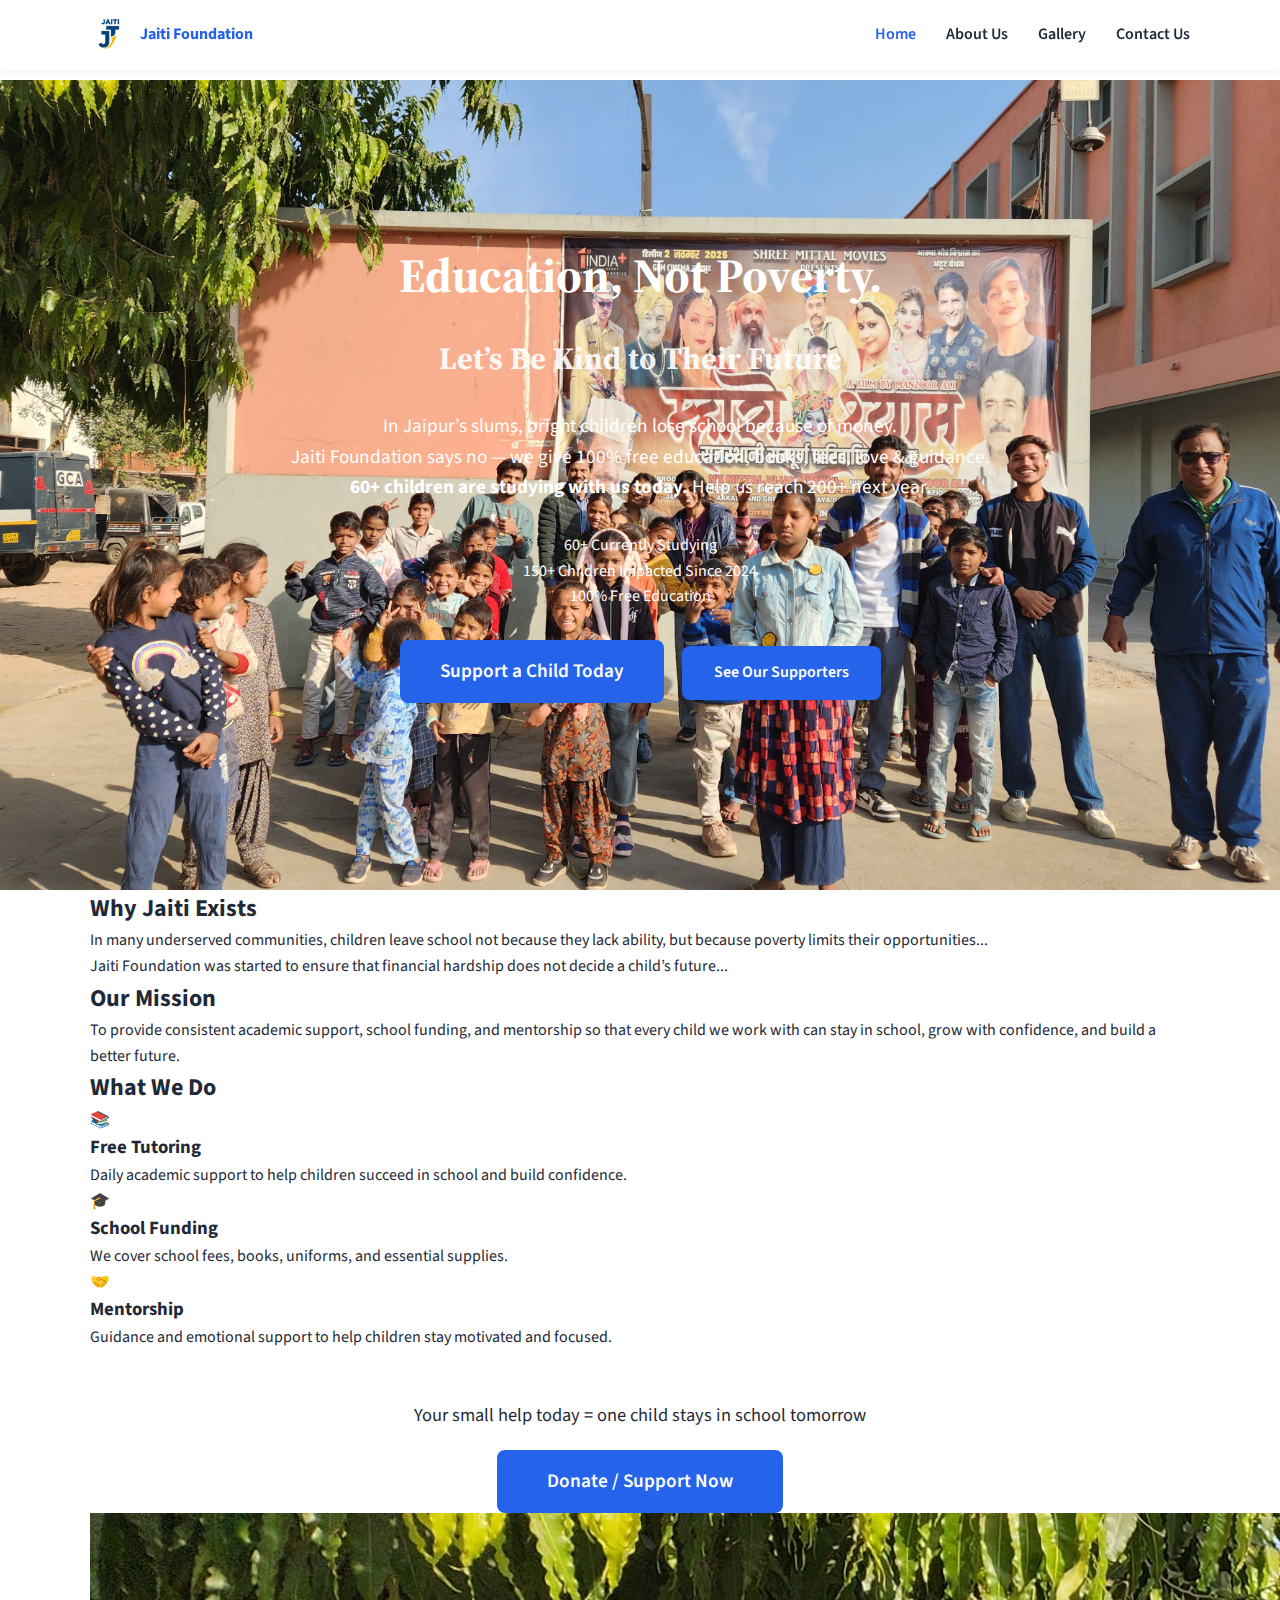
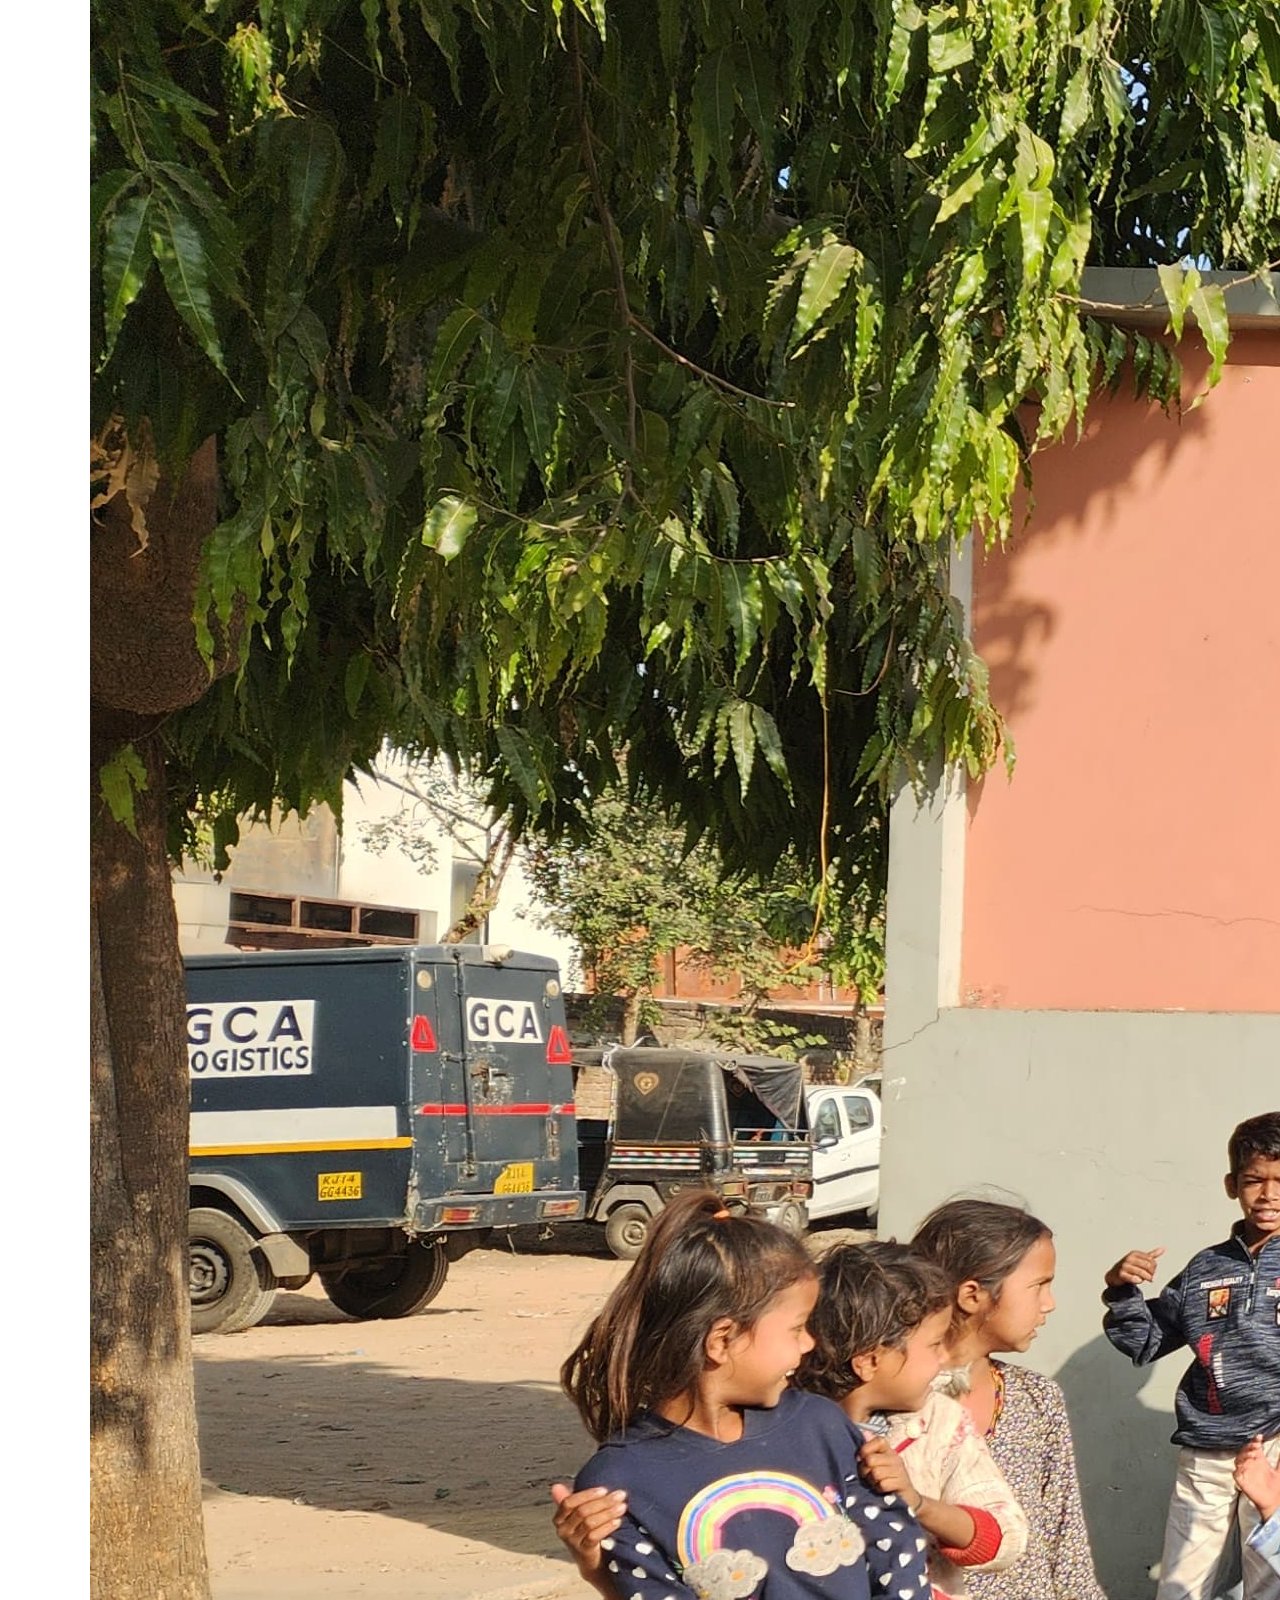
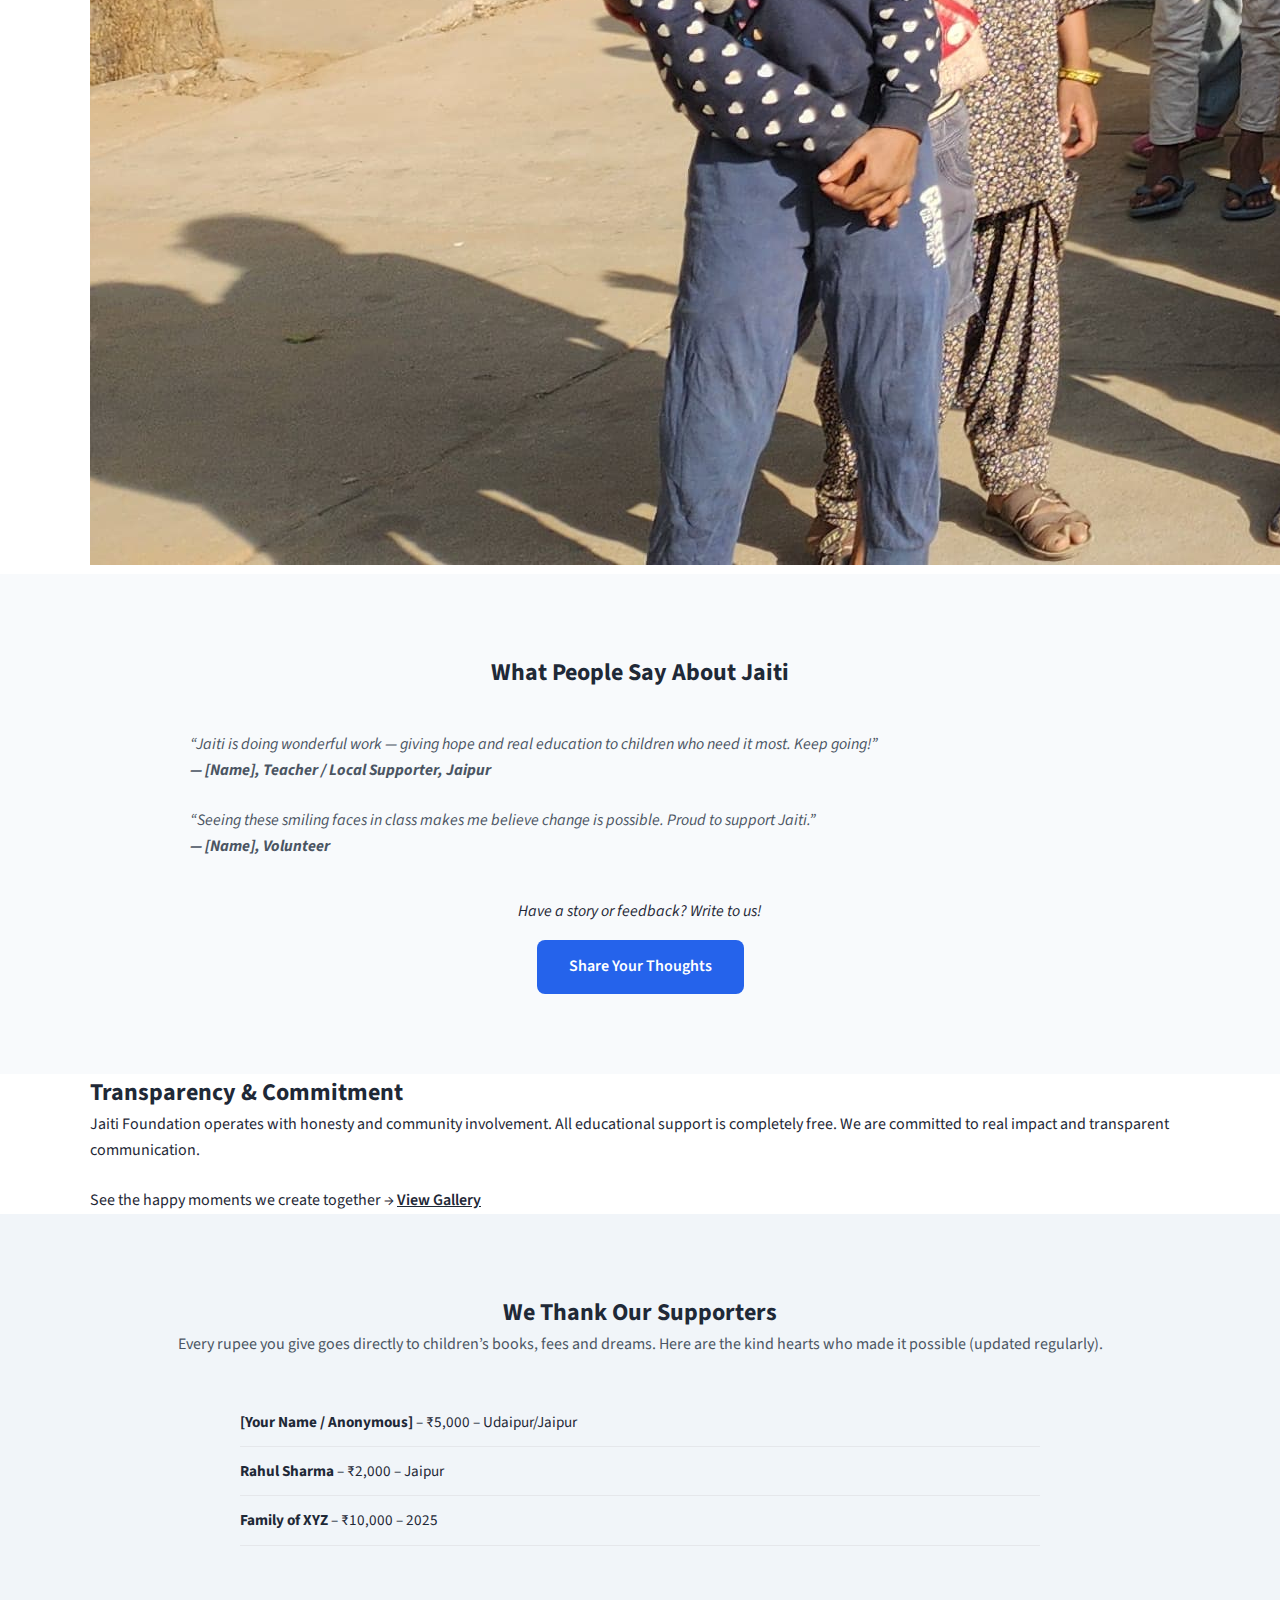
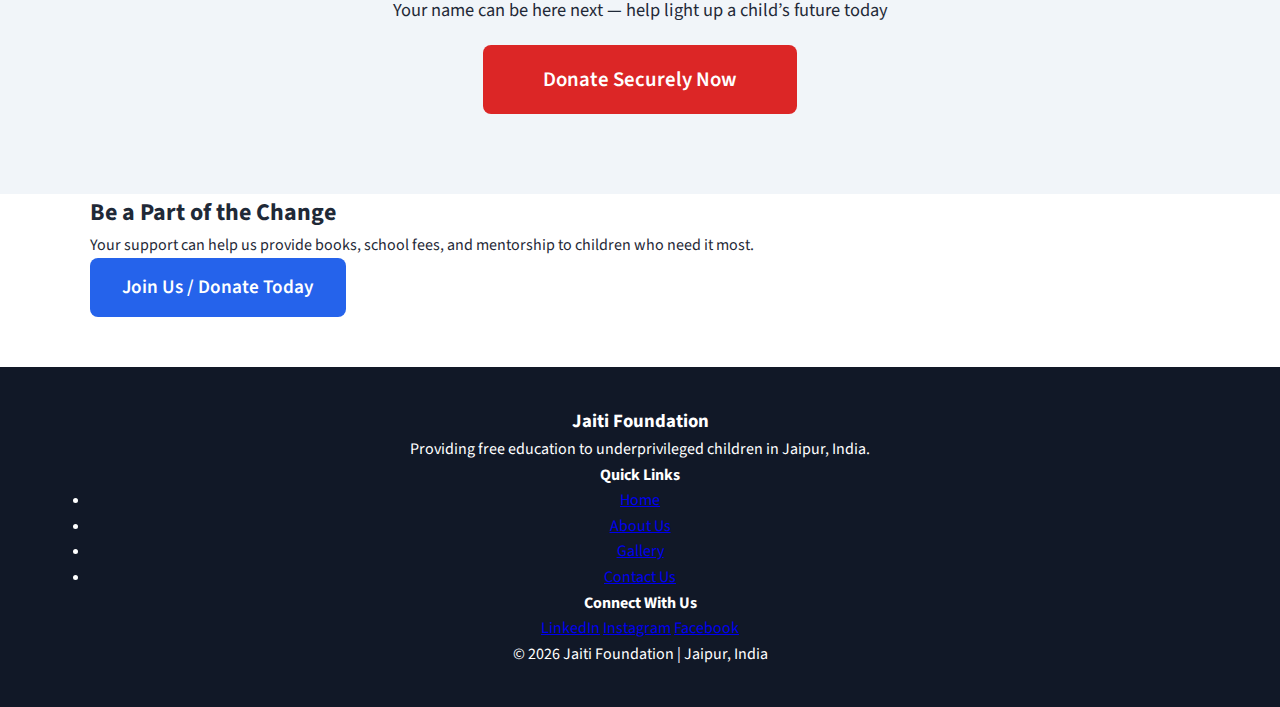
<file: index.html>
<!DOCTYPE html>
<html lang="en">
<head>
    <!-- Google tag (gtag.js) -->
    <script async src="https://www.googletagmanager.com/gtag/js?id=G-XDSW3Y66RZ"></script>
    <script>
      window.dataLayer = window.dataLayer || [];
      function gtag(){dataLayer.push(arguments);}
      gtag('js', new Date());
      gtag('config', 'G-XDSW3Y66RZ');
    </script>
    <meta charset="UTF-8">
    <meta name="viewport" content="width=device-width, initial-scale=1.0">
    <title>Jaiti Foundation | Free Education for Underprivileged Children</title>
    <!-- SEO Meta Tags -->
    <meta name="description" content="Jaiti Foundation provides completely free education and school support to underprivileged slum children in Jaipur, India. 60+ children currently studying with love and care.">
    <meta name="keywords" content="Jaiti Foundation, NGO Jaipur, free education India, slum children education, charity Jaipur, education NGO India">
    <meta name="author" content="Jaiti Foundation">
    <!-- Open Graph -->
    <meta property="og:title" content="Jaiti Foundation - Education, Not Poverty.">
    <meta property="og:description" content="60+ children currently studying. 150+ children impacted since 2024. Every rupee changes a life.">
    <meta property="og:type" content="website">
    <meta property="og:url" content="https://jaiti.in">
    <meta property="og:image" content="https://jaiti.in/images/logo.jpg">
    <link rel="canonical" href="https://jaiti.in">
    <link rel="stylesheet" href="styles.css">
    <link rel="preconnect" href="https://fonts.googleapis.com">
    <link rel="preconnect" href="https://fonts.gstatic.com" crossorigin>
    <link href="https://fonts.googleapis.com/css2?family=Source+Sans+3:wght@400;500;600;700&family=Source+Serif+4:wght@600;700&display=swap" rel="stylesheet">
</head>
<body>

<!-- Navigation (unchanged) -->
<nav class="navbar">
    <div class="container nav-container">
        <a href="index.html" class="logo">
            <img src="images/logo.jpg" alt="Jaiti Foundation" class="logo-img">
            <span>Jaiti Foundation</span>
        </a>
        <button class="mobile-menu-btn" aria-label="Toggle menu">
            <span></span>
            <span></span>
            <span></span>
        </button>
        <ul class="nav-links">
            <li><a href="index.html" class="active">Home</a></li>
            <li><a href="about.html">About Us</a></li>
            <li><a href="gallery.html">Gallery</a></li>
            <li><a href="contact.html">Contact Us</a></li>
        </ul>
    </div>
</nav>

<!-- Hero Section – made more emotional + added donate button -->
<section class="hero">
    <div class="container hero-content">
        <h1>Education, Not Poverty.<br><small style="font-size:0.65em; opacity:0.9;">Let’s Be Kind to Their Future</small></h1>
        <p class="hero-subtitle">
            In Jaipur’s slums, bright children lose school because of money.<br>
            Jaiti Foundation says no — we give 100% free education, books, fees, love & guidance.<br>
            <strong>60+ children are studying with us today.</strong> Help us reach 200+ next year.
        </p>
        <div class="hero-stats">
            <div class="stat">
                <span class="stat-number">60+</span>
                <span class="stat-label">Currently Studying</span>
            </div>
            <div class="stat">
                <span class="stat-number">150+</span>
                <span class="stat-label">Children Impacted Since 2024</span>
            </div>
            <div class="stat">
                <span class="stat-number">100%</span>
                <span class="stat-label">Free Education</span>
            </div>
        </div>
        <div style="margin: 30px 0;">
            <a href="contact.html" class="btn btn-primary" style="font-size:1.2rem; padding:16px 40px;">Support a Child Today</a>
            <a href="#supporters" class="btn btn-secondary" style="margin-left:15px;">See Our Supporters</a>
        </div>
    </div>
</section>

<!-- Why Jaiti Exists (unchanged – already good) -->
<section class="why-jaiti">
    <div class="container">
        <h2>Why Jaiti Exists</h2>
        <p>In many underserved communities, children leave school not because they lack ability, but because poverty limits their opportunities...</p>
        <p>Jaiti Foundation was started to ensure that financial hardship does not decide a child’s future...</p>
    </div>
</section>

<!-- Mission Section (unchanged) -->
<section class="mission">
    <div class="container">
        <h2>Our Mission</h2>
        <p class="mission-text">To provide consistent academic support, school funding, and mentorship so that every child we work with can stay in school, grow with confidence, and build a better future.</p>
    </div>
</section>

<!-- What We Do + added CTA after it -->
<section class="what-we-do">
    <div class="container">
        <h2>What We Do</h2>
        <div class="services-grid">
            <div class="service-card">
                <div class="service-icon">📚</div>
                <h3>Free Tutoring</h3>
                <p>Daily academic support to help children succeed in school and build confidence.</p>
            </div>
            <div class="service-card">
                <div class="service-icon">🎓</div>
                <h3>School Funding</h3>
                <p>We cover school fees, books, uniforms, and essential supplies.</p>
            </div>
            <div class="service-card">
                <div class="service-icon">🤝</div>
                <h3>Mentorship</h3>
                <p>Guidance and emotional support to help children stay motivated and focused.</p>
            </div>
        </div>

        <!-- Added repeated CTA like Aapni Pathshala -->
        <div class="text-center" style="margin-top:50px;">
            <p style="font-size:1.15rem; margin-bottom:20px;">Your small help today = one child stays in school tomorrow</p>
            <a href="contact.html" class="btn btn-primary" style="font-size:1.2rem; padding:16px 50px;">Donate / Support Now</a>
        </div>
    </div>
</section>

<!-- Impact Photo (unchanged) -->
<section class="video-section">
    <div class="container">
        <img src="images/photo1.jpg" alt="Children studying at Jaiti Foundation" class="impact-photo">
    </div>
</section>

<!-- New: Short Testimonials / Guest Speak (inspired by Aapni Pathshala) -->
<section style="padding:80px 0; background:#f8fafc;">
    <div class="container">
        <h2 class="text-center">What People Say About Jaiti</h2>
        <div style="max-width:900px; margin:40px auto; font-style:italic; color:#4b5563;">
            <p style="margin-bottom:25px;">“Jaiti is doing wonderful work — giving hope and real education to children who need it most. Keep going!”<br><strong>— [Name], Teacher / Local Supporter, Jaipur</strong></p>
            
            <p>“Seeing these smiling faces in class makes me believe change is possible. Proud to support Jaiti.”<br><strong>— [Name], Volunteer</strong></p>
        </div>
        <p class="text-center" style="margin-top:30px;">
            <em>Have a story or feedback? Write to us!</em><br>
            <a href="contact.html" class="btn btn-secondary" style="margin-top:15px;">Share Your Thoughts</a>
        </p>
    </div>
</section>

<!-- Transparency & Commitment – keep + enhance link to gallery -->
<section class="transparency">
    <div class="container">
        <h2>Transparency & Commitment</h2>
        <p>Jaiti Foundation operates with honesty and community involvement. All educational support is completely free. We are committed to real impact and transparent communication.</p>
        <p style="margin-top:25px;">See the happy moments we create together → <a href="gallery.html" style="font-weight:600; color:var(--color-primary);">View Gallery</a></p>
    </div>
</section>

<!-- New: Our Supporters section (most important trust builder) -->
<section id="supporters" style="padding:80px 0; background:#f1f5f9;">
    <div class="container">
        <h2 class="text-center">We Thank Our Supporters</h2>
        <p class="text-center" style="margin-bottom:40px; color:#4b5563;">Every rupee you give goes directly to children’s books, fees and dreams. Here are the kind hearts who made it possible (updated regularly).</p>
        
        <div style="max-width:800px; margin:0 auto; font-size:0.95rem;">
            <div style="padding:12px 0; border-bottom:1px solid #e5e7eb;">
                <strong>[Your Name / Anonymous]</strong> – ₹5,000 – Udaipur/Jaipur
            </div>
            <div style="padding:12px 0; border-bottom:1px solid #e5e7eb;">
                <strong>Rahul Sharma</strong> – ₹2,000 – Jaipur
            </div>
            <div style="padding:12px 0; border-bottom:1px solid #e5e7eb;">
                <strong>Family of XYZ</strong> – ₹10,000 – 2025
            </div>
            <!-- Add 5–20 real entries manually here. Start small! -->
        </div>

        <div class="text-center" style="margin-top:50px;">
            <p style="font-size:1.15rem; margin-bottom:20px;">Your name can be here next — help light up a child’s future today</p>
            <a href="contact.html" class="btn btn-primary" style="font-size:1.3rem; padding:18px 60px; background:#dc2626;">Donate Securely Now</a>
        </div>
    </div>
</section>

<!-- CTA Section (enhanced) -->
<section class="cta-section">
    <div class="container">
        <h2>Be a Part of the Change</h2>
        <p>Your support can help us provide books, school fees, and mentorship to children who need it most.</p>
        <a href="contact.html" class="btn btn-primary" style="font-size:1.2rem;">Join Us / Donate Today</a>
    </div>
</section>

<!-- Footer (unchanged) -->
<footer class="footer">
    <div class="container">
        <div class="footer-content">
            <div class="footer-brand">
                <h3>Jaiti Foundation</h3>
                <p>Providing free education to underprivileged children in Jaipur, India.</p>
            </div>
            <div class="footer-links">
                <h4>Quick Links</h4>
                <ul>
                    <li><a href="index.html">Home</a></li>
                    <li><a href="about.html">About Us</a></li>
                    <li><a href="gallery.html">Gallery</a></li>
                    <li><a href="contact.html">Contact Us</a></li>
                </ul>
            </div>
            <div class="footer-social">
                <h4>Connect With Us</h4>
                <div class="social-links">
                    <a href="https://www.linkedin.com/company/jaiti-foundation/" target="_blank">LinkedIn</a>
                    <a href="https://www.instagram.com/jaitifoundation/" target="_blank">Instagram</a>
                    <a href="https://www.facebook.com/profile.php?id=61584517470665" target="_blank">Facebook</a>
                </div>
            </div>
        </div>
        <div class="footer-bottom">
            <p>© 2026 Jaiti Foundation | Jaipur, India</p>
        </div>
    </div>
</footer>

<script src="script.js"></script>
</body>
</html>
</file>
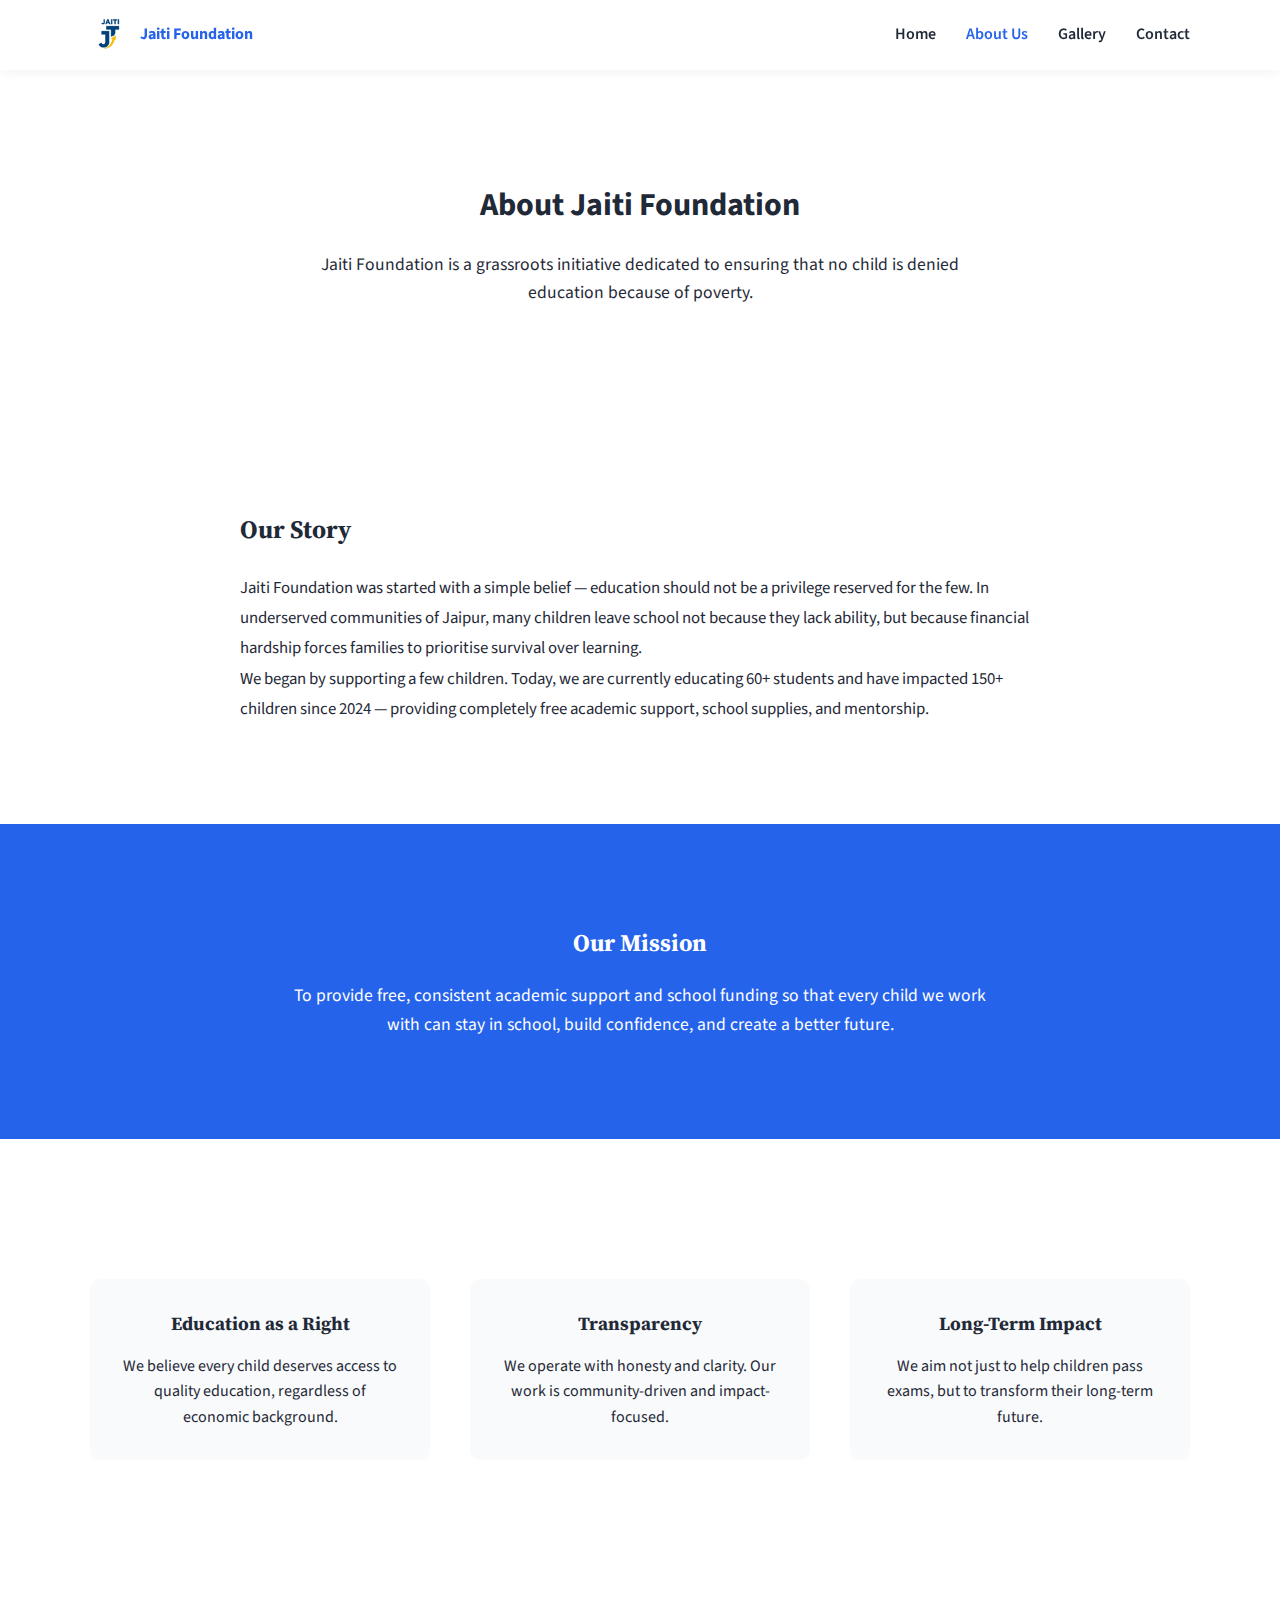
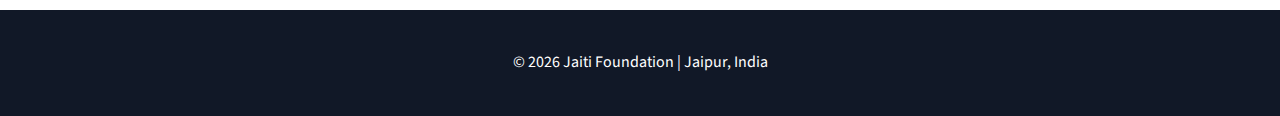
<file: about.html>
<!DOCTYPE html>
<html lang="en">
<head>
<meta charset="UTF-8">
<meta name="viewport" content="width=device-width, initial-scale=1.0">
<title>About Us | Jaiti Foundation</title>

<link rel="stylesheet" href="styles.css">

<link href="https://fonts.googleapis.com/css2?family=Source+Sans+3:wght@400;600;700&family=Source+Serif+4:wght@600;700&display=swap" rel="stylesheet">
</head>

<body>

<!-- ================= NAVIGATION ================= -->
<nav class="navbar">
<div class="container nav-container">

<a href="index.html" class="logo">
<img src="images/logo.jpg">
<span>Jaiti Foundation</span>
</a>

<button class="mobile-menu-btn">
<span></span>
<span></span>
<span></span>
</button>

<ul class="nav-links">
<li><a href="index.html">Home</a></li>
<li><a href="about.html" class="active">About Us</a></li>
<li><a href="gallery.html">Gallery</a></li>
<li><a href="contact.html">Contact</a></li>
</ul>

</div>
</nav>

<!-- ================= ABOUT HEADER ================= -->
<section class="section text-center">
<div class="container">

<h1>About Jaiti Foundation</h1>

<p class="section-text">
Jaiti Foundation is a grassroots initiative dedicated to ensuring that
no child is denied education because of poverty.
</p>

</div>
</section>

<!-- ================= OUR STORY ================= -->
<section class="section">
<div class="container about-content">

<h2>Our Story</h2>

<p>
Jaiti Foundation was started with a simple belief —
education should not be a privilege reserved for the few.
In underserved communities of Jaipur, many children leave school
not because they lack ability, but because financial hardship
forces families to prioritise survival over learning.
</p>

<p>
We began by supporting a few children.
Today, we are currently educating 60+ students and
have impacted 150+ children since 2024 —
providing completely free academic support,
school supplies, and mentorship.
</p>

</div>
</section>

<!-- ================= OUR MISSION ================= -->
<section class="section mission-box">
<div class="container text-center">

<h2>Our Mission</h2>

<p class="section-text">
To provide free, consistent academic support and school funding
so that every child we work with can stay in school,
build confidence, and create a better future.
</p>

</div>
</section>

<!-- ================= OUR VALUES ================= -->
<section class="section">
<div class="container values-grid">

<div class="value-card">
<h3>Education as a Right</h3>
<p>
We believe every child deserves access to quality education,
regardless of economic background.
</p>
</div>

<div class="value-card">
<h3>Transparency</h3>
<p>
We operate with honesty and clarity.
Our work is community-driven and impact-focused.
</p>
</div>

<div class="value-card">
<h3>Long-Term Impact</h3>
<p>
We aim not just to help children pass exams,
but to transform their long-term future.
</p>
</div>

</div>
</section>

<!-- ================= FOOTER ================= -->
<footer class="footer">
<div class="container text-center">
<p>© 2026 Jaiti Foundation | Jaipur, India</p>
</div>
</footer>

<script src="script.js"></script>
</body>
</html>
</file>
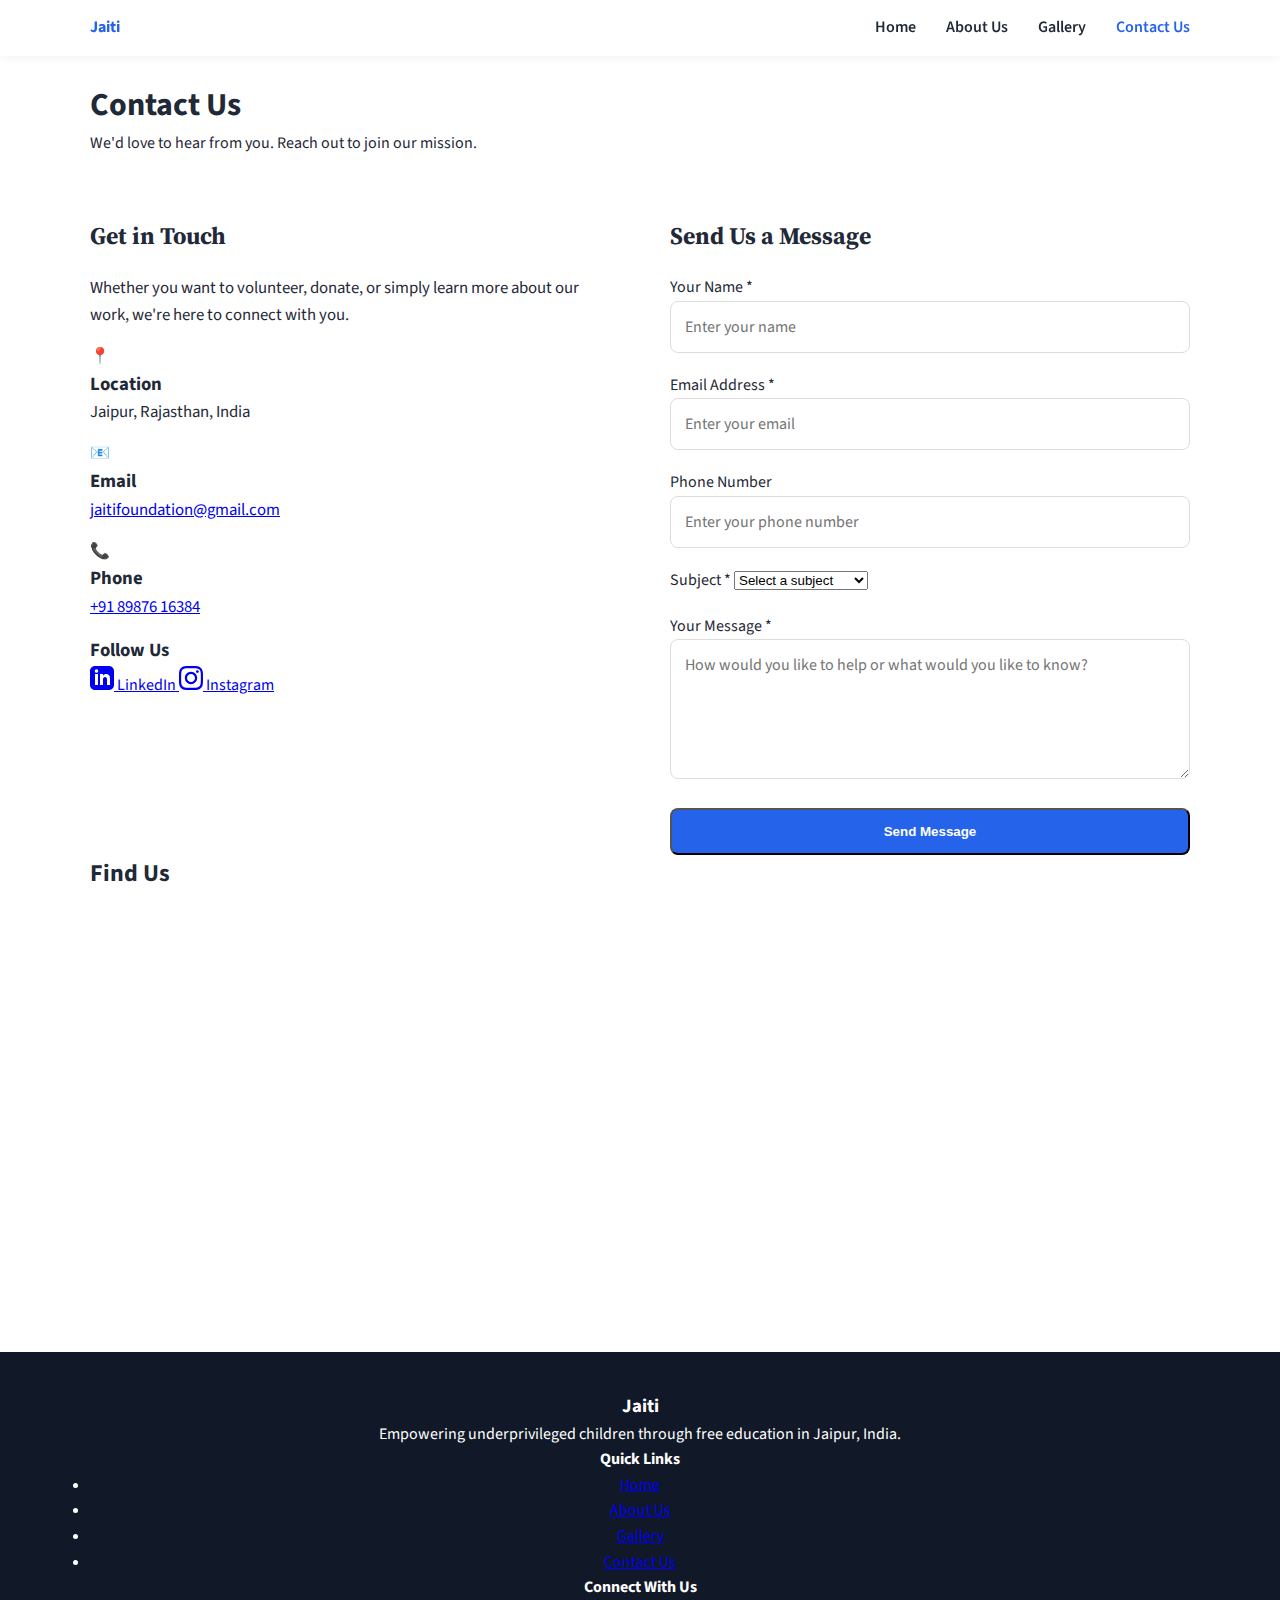
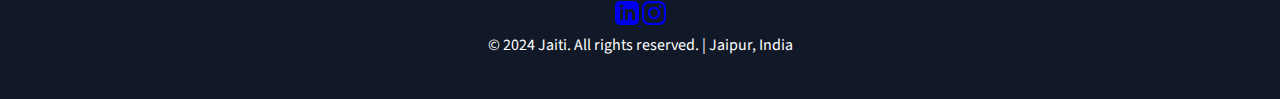
<file: contact.html>
<!DOCTYPE html>
<html lang="en">
<head>
    <meta charset="UTF-8">
    <meta name="viewport" content="width=device-width, initial-scale=1.0">
    <title>Contact Us - Jaiti</title>
    <link rel="stylesheet" href="styles.css">
    <link rel="preconnect" href="https://fonts.googleapis.com">
    <link rel="preconnect" href="https://fonts.gstatic.com" crossorigin>
    <link href="https://fonts.googleapis.com/css2?family=Source+Sans+3:wght@400;500;600;700&family=Source+Serif+4:wght@600;700&display=swap" rel="stylesheet">
</head>
<body>
    <!-- Navigation -->
    <nav class="navbar">
        <div class="container nav-container">
            <a href="index.html" class="logo">Jaiti</a>
            <button class="mobile-menu-btn" aria-label="Toggle menu">
                <span></span>
                <span></span>
                <span></span>
            </button>
            <ul class="nav-links">
                <li><a href="index.html">Home</a></li>
                <li><a href="about.html">About Us</a></li>
                <li><a href="gallery.html">Gallery</a></li>
                <li><a href="contact.html" class="active">Contact Us</a></li>
            </ul>
        </div>
    </nav>

    <!-- Page Header -->
    <section class="page-header">
        <div class="container">
            <h1>Contact Us</h1>
            <p>We'd love to hear from you. Reach out to join our mission.</p>
        </div>
    </section>

    <!-- Contact Section -->
    <section class="contact-section">
        <div class="container">
            <div class="contact-grid">
                <!-- Contact Information -->
                <div class="contact-info">
                    <h2>Get in Touch</h2>
                    <p>Whether you want to volunteer, donate, or simply learn more about our work, we're here to connect with you.</p>
                    
                    <div class="contact-details">
                        <div class="contact-item">
                            <div class="contact-icon">📍</div>
                            <div class="contact-text">
                                <h3>Location</h3>
                                <!-- UPDATE: Add your full address here -->
                                <p>Jaipur, Rajasthan, India</p>
                            </div>
                        </div>
                        
                        <div class="contact-item">
                            <div class="contact-icon">📧</div>
                            <div class="contact-text">
                                <h3>Email</h3>
                                <!-- UPDATE: Add your email here -->
                                <p><a href="mailto:jaitifoundation@gmail.com">jaitifoundation@gmail.com</a></p>
                            </div>
                        </div>
                        
                        <div class="contact-item">
                            <div class="contact-icon">📞</div>
                            <div class="contact-text">
                                <h3>Phone</h3>
                                <!-- UPDATE: Add your phone number here -->
                                <p><a href="tel:+918987616384">+91 89876 16384</a></p>
                            </div>
                        </div>
                    </div>

                    <!-- Social Links -->
                    <div class="contact-social">
                        <h3>Follow Us</h3>
                        <div class="social-links">
                            <!-- UPDATE: Replace # with your actual LinkedIn URL -->
                            <a href="https://www.linkedin.com/company/jaiti-foundation/" target="_blank" rel="noopener noreferrer" class="social-link">
                                <svg xmlns="http://www.w3.org/2000/svg" width="24" height="24" viewBox="0 0 24 24" fill="currentColor"><path d="M19 0h-14c-2.761 0-5 2.239-5 5v14c0 2.761 2.239 5 5 5h14c2.762 0 5-2.239 5-5v-14c0-2.761-2.238-5-5-5zm-11 19h-3v-11h3v11zm-1.5-12.268c-.966 0-1.75-.79-1.75-1.764s.784-1.764 1.75-1.764 1.75.79 1.75 1.764-.783 1.764-1.75 1.764zm13.5 12.268h-3v-5.604c0-3.368-4-3.113-4 0v5.604h-3v-11h3v1.765c1.396-2.586 7-2.777 7 2.476v6.759z"/></svg>
                                <span>LinkedIn</span>
                            </a>
                            <!-- UPDATE: Replace # with your actual Instagram URL -->
                            <a href="https://www.instagram.com/jaitifoundation/" target="_blank" rel="noopener noreferrer" class="social-link">
                                <svg xmlns="http://www.w3.org/2000/svg" width="24" height="24" viewBox="0 0 24 24" fill="currentColor"><path d="M12 2.163c3.204 0 3.584.012 4.85.07 3.252.148 4.771 1.691 4.919 4.919.058 1.265.069 1.645.069 4.849 0 3.205-.012 3.584-.069 4.849-.149 3.225-1.664 4.771-4.919 4.919-1.266.058-1.644.07-4.85.07-3.204 0-3.584-.012-4.849-.07-3.26-.149-4.771-1.699-4.919-4.92-.058-1.265-.07-1.644-.07-4.849 0-3.204.013-3.583.07-4.849.149-3.227 1.664-4.771 4.919-4.919 1.266-.057 1.645-.069 4.849-.069zm0-2.163c-3.259 0-3.667.014-4.947.072-4.358.2-6.78 2.618-6.98 6.98-.059 1.281-.073 1.689-.073 4.948 0 3.259.014 3.668.072 4.948.2 4.358 2.618 6.78 6.98 6.98 1.281.058 1.689.072 4.948.072 3.259 0 3.668-.014 4.948-.072 4.354-.2 6.782-2.618 6.979-6.98.059-1.28.073-1.689.073-4.948 0-3.259-.014-3.667-.072-4.947-.196-4.354-2.617-6.78-6.979-6.98-1.281-.059-1.69-.073-4.949-.073zm0 5.838c-3.403 0-6.162 2.759-6.162 6.162s2.759 6.163 6.162 6.163 6.162-2.759 6.162-6.163c0-3.403-2.759-6.162-6.162-6.162zm0 10.162c-2.209 0-4-1.79-4-4 0-2.209 1.791-4 4-4s4 1.791 4 4c0 2.21-1.791 4-4 4zm6.406-11.845c-.796 0-1.441.645-1.441 1.44s.645 1.44 1.441 1.44c.795 0 1.439-.645 1.439-1.44s-.644-1.44-1.439-1.44z"/></svg>
                                <span>Instagram</span>
                            </a>
                        </div>
                    </div>
                </div>

                <!-- Contact Form -->
                <div class="contact-form-wrapper">
                    <h2>Send Us a Message</h2>
                    <!-- 
                        NOTE: This form needs a backend to work. 
                        For GitHub Pages, use a free service like:
                        - Formspree (https://formspree.io) - Replace action URL below
                        - Getform (https://getform.io)
                        - Netlify Forms (if using Netlify)
                        
                        Example with Formspree:
                        <form action="https://formspree.io/f/YOUR_FORM_ID" method="POST">
                    -->
                    <form action="https://formspree.io/f/YOUR_FORM_ID" method="POST" class="contact-form">
                        <div class="form-group">
                            <label for="name">Your Name *</label>
                            <input type="text" id="name" name="name" required placeholder="Enter your name">
                        </div>
                        
                        <div class="form-group">
                            <label for="email">Email Address *</label>
                            <input type="email" id="email" name="email" required placeholder="Enter your email">
                        </div>
                        
                        <div class="form-group">
                            <label for="phone">Phone Number</label>
                            <input type="tel" id="phone" name="phone" placeholder="Enter your phone number">
                        </div>
                        
                        <div class="form-group">
                            <label for="subject">Subject *</label>
                            <select id="subject" name="subject" required>
                                <option value="">Select a subject</option>
                                <option value="volunteer">I want to volunteer</option>
                                <option value="donate">I want to donate</option>
                                <option value="partnership">Partnership inquiry</option>
                                <option value="general">General inquiry</option>
                                <option value="other">Other</option>
                            </select>
                        </div>
                        
                        <div class="form-group">
                            <label for="message">Your Message *</label>
                            <textarea id="message" name="message" rows="5" required placeholder="How would you like to help or what would you like to know?"></textarea>
                        </div>
                        
                        <button type="submit" class="btn btn-primary btn-full">Send Message</button>
                    </form>
                </div>
            </div>
        </div>
    </section>

    <!-- Map Section (Optional) -->
    <section class="map-section">
        <div class="container">
            <h2>Find Us</h2>
            <!-- 
                UPDATE: Replace with your actual Google Maps embed code
                Go to Google Maps > Search your location > Share > Embed a map
            -->
            <div class="map-wrapper">
                <iframe 
                    src="https://www.google.com/maps/embed?pb=!1m18!1m12!1m3!1d227748.3825624477!2d75.65046970649679!3d26.885141626362095!2m3!1f0!2f0!3f0!3m2!1i1024!2i768!4f13.1!3m3!1m2!1s0x396c4adf4c57e281%3A0xce1c63a0cf22e09!2sJaipur%2C%20Rajasthan!5e0!3m2!1sen!2sin!4v1699000000000!5m2!1sen!2sin" 
                    width="100%" 
                    height="400" 
                    style="border:0;" 
                    allowfullscreen="" 
                    loading="lazy" 
                    referrerpolicy="no-referrer-when-downgrade">
                </iframe>
            </div>
        </div>
    </section>

    <!-- Footer -->
    <footer class="footer">
        <div class="container">
            <div class="footer-content">
                <div class="footer-brand">
                    <h3>Jaiti</h3>
                    <p>Empowering underprivileged children through free education in Jaipur, India.</p>
                </div>
                <div class="footer-links">
                    <h4>Quick Links</h4>
                    <ul>
                        <li><a href="index.html">Home</a></li>
                        <li><a href="about.html">About Us</a></li>
                        <li><a href="gallery.html">Gallery</a></li>
                        <li><a href="contact.html">Contact Us</a></li>
                    </ul>
                </div>
                <div class="footer-social">
                    <h4>Connect With Us</h4>
                    <div class="social-links">
                        <!-- Replace # with your actual social media URLs -->
                        <a href="https://www.linkedin.com/company/jaiti-foundation/" target="_blank" rel="noopener noreferrer" aria-label="LinkedIn">
                            <svg xmlns="http://www.w3.org/2000/svg" width="24" height="24" viewBox="0 0 24 24" fill="currentColor"><path d="M19 0h-14c-2.761 0-5 2.239-5 5v14c0 2.761 2.239 5 5 5h14c2.762 0 5-2.239 5-5v-14c0-2.761-2.238-5-5-5zm-11 19h-3v-11h3v11zm-1.5-12.268c-.966 0-1.75-.79-1.75-1.764s.784-1.764 1.75-1.764 1.75.79 1.75 1.764-.783 1.764-1.75 1.764zm13.5 12.268h-3v-5.604c0-3.368-4-3.113-4 0v5.604h-3v-11h3v1.765c1.396-2.586 7-2.777 7 2.476v6.759z"/></svg>
                        </a>
                        <a href="#" target="_blank" rel="noopener noreferrer" aria-label="Instagram">
                            <svg xmlns="http://www.w3.org/2000/svg" width="24" height="24" viewBox="0 0 24 24" fill="currentColor"><path d="M12 2.163c3.204 0 3.584.012 4.85.07 3.252.148 4.771 1.691 4.919 4.919.058 1.265.069 1.645.069 4.849 0 3.205-.012 3.584-.069 4.849-.149 3.225-1.664 4.771-4.919 4.919-1.266.058-1.644.07-4.85.07-3.204 0-3.584-.012-4.849-.07-3.26-.149-4.771-1.699-4.919-4.92-.058-1.265-.07-1.644-.07-4.849 0-3.204.013-3.583.07-4.849.149-3.227 1.664-4.771 4.919-4.919 1.266-.057 1.645-.069 4.849-.069zm0-2.163c-3.259 0-3.667.014-4.947.072-4.358.2-6.78 2.618-6.98 6.98-.059 1.281-.073 1.689-.073 4.948 0 3.259.014 3.668.072 4.948.2 4.358 2.618 6.78 6.98 6.98 1.281.058 1.689.072 4.948.072 3.259 0 3.668-.014 4.948-.072 4.354-.2 6.782-2.618 6.979-6.98.059-1.28.073-1.689.073-4.948 0-3.259-.014-3.667-.072-4.947-.196-4.354-2.617-6.78-6.979-6.98-1.281-.059-1.69-.073-4.949-.073zm0 5.838c-3.403 0-6.162 2.759-6.162 6.162s2.759 6.163 6.162 6.163 6.162-2.759 6.162-6.163c0-3.403-2.759-6.162-6.162-6.162zm0 10.162c-2.209 0-4-1.79-4-4 0-2.209 1.791-4 4-4s4 1.791 4 4c0 2.21-1.791 4-4 4zm6.406-11.845c-.796 0-1.441.645-1.441 1.44s.645 1.44 1.441 1.44c.795 0 1.439-.645 1.439-1.44s-.644-1.44-1.439-1.44z"/></svg>
                        </a>
                    </div>
                </div>
            </div>
            <div class="footer-bottom">
                <p>&copy; 2024 Jaiti. All rights reserved. | Jaipur, India</p>
            </div>
        </div>
    </footer>

    <script src="script.js"></script>
</body>
</html>
</file>
<file: styles.css>
:root{
--primary:#2563eb;
--primary-dark:#1d4ed8;
--dark:#111827;
--light:#f9fafb;
--text:#1f2937;
}

*{
margin:0;
padding:0;
box-sizing:border-box;
}

html,body{
overflow-x:hidden;
scroll-behavior:smooth;
}

body{
font-family:'Source Sans 3',sans-serif;
color:var(--text);
padding-top:80px;
line-height:1.6;
}

.container{
width:90%;
max-width:1100px;
margin:auto;
}

.text-center{text-align:center;}

.section{
padding:100px 0;
}

.section-text{
max-width:700px;
margin:20px auto 0;
font-size:1.1rem;
}

/* ================= NAVBAR ================= */

.navbar{
position:fixed;
top:0;
width:100%;
background:white;
padding:15px 0;
z-index:1000;
box-shadow:0 2px 10px rgba(0,0,0,0.05);
}

.nav-container{
display:flex;
justify-content:space-between;
align-items:center;
}

.logo{
display:flex;
align-items:center;
gap:10px;
color:var(--primary);
text-decoration:none;
font-weight:700;
}

.logo img{
width:40px;
height:40px;
object-fit:cover;
}

.nav-links{
display:flex;
gap:30px;
list-style:none;
}

.nav-links a{
text-decoration:none;
color:var(--text);
font-weight:600;
transition:0.3s;
}

.nav-links a:hover{
color:var(--primary);
}

.nav-links a.active{
color:var(--primary);
}

/* ================= MOBILE MENU ================= */

.mobile-menu-btn{
display:none;
flex-direction:column;
gap:5px;
background:none;
border:none;
cursor:pointer;
}

.mobile-menu-btn span{
width:25px;
height:3px;
background:var(--text);
}

/* ================= HERO ================= */

.hero{
position:relative;
min-height:90vh;
background:url('images/photo1.jpg') center/cover no-repeat;
display:flex;
align-items:center;
justify-content:center;
color:white;
text-align:center;
padding:20px;
}

.hero-overlay{
position:absolute;
inset:0;
background:rgba(0,0,0,0.6);
}

.hero-content{
position:relative;
z-index:2;
max-width:800px;
}

.hero h1{
font-family:'Source Serif 4',serif;
font-size:3rem;
margin-bottom:20px;
}

.hero p{
margin-bottom:30px;
font-size:1.2rem;
}

.btn{
background:var(--primary);
color:white;
padding:14px 32px;
text-decoration:none;
border-radius:8px;
font-weight:600;
display:inline-block;
transition:0.3s;
}

.btn:hover{
background:var(--primary-dark);
transform:translateY(-3px);
}

/* ================= GALLERY ================= */

.gallery-grid{
display:grid;
grid-template-columns:repeat(auto-fit,minmax(250px,1fr));
gap:20px;
margin-top:40px;
}

.gallery-grid img{
width:100%;
aspect-ratio:4/3;
object-fit:cover;
border-radius:10px;
display:block;
}

/* ================= FOOTER ================= */

.footer{
background:var(--dark);
color:white;
padding:40px 0;
margin-top:50px;
text-align:center;
}

/* ================= RESPONSIVE ================= */

@media(max-width:768px){

.nav-links{
display:none;
flex-direction:column;
position:absolute;
top:70px;
right:20px;
background:white;
padding:20px;
box-shadow:0 5px 15px rgba(0,0,0,0.1);
border-radius:8px;
}

.nav-links.active{
display:flex;
}

.mobile-menu-btn{
display:flex;
}

.hero h1{
font-size:2rem;
}

.hero p{
font-size:1rem;
}

.section{
padding:70px 0;
}

}
/* ================= CONTACT PAGE ================= */

.contact-grid{
display:grid;
grid-template-columns:1fr 1fr;
gap:60px;
margin-top:60px;
align-items:start;
}

.contact-info h2,
.contact-form-wrapper h2{
font-family:'Source Serif 4',serif;
margin-bottom:20px;
}

.contact-info p{
margin-bottom:15px;
font-size:1.05rem;
}

.contact-form{
display:flex;
flex-direction:column;
gap:20px;
margin-top:20px;
}

.contact-form input,
.contact-form textarea{
padding:14px;
border:1px solid #ddd;
border-radius:8px;
font-family:'Source Sans 3',sans-serif;
font-size:1rem;
width:100%;
}

.contact-form input:focus,
.contact-form textarea:focus{
outline:none;
border-color:var(--primary);
box-shadow:0 0 0 2px rgba(37,99,235,0.2);
}

.btn-full{
width:100%;
}

@media(max-width:768px){
.contact-grid{
grid-template-columns:1fr;
gap:40px;
}
}
/* ================= ABOUT PAGE ================= */

.about-content{
max-width:800px;
margin:auto;
line-height:1.8;
font-size:1.05rem;
}

.about-content h2{
font-family:'Source Serif 4',serif;
margin-bottom:20px;
}

.mission-box{
background:var(--primary);
color:white;
}

.mission-box h2{
font-family:'Source Serif 4',serif;
margin-bottom:20px;
}

.values-grid{
display:grid;
grid-template-columns:repeat(3,1fr);
gap:40px;
margin-top:40px;
}

.value-card{
background:var(--light);
padding:30px;
border-radius:10px;
text-align:center;
}

.value-card h3{
margin-bottom:15px;
font-family:'Source Serif 4',serif;
}

@media(max-width:768px){
.values-grid{
grid-template-columns:1fr;
}
}
</file>
